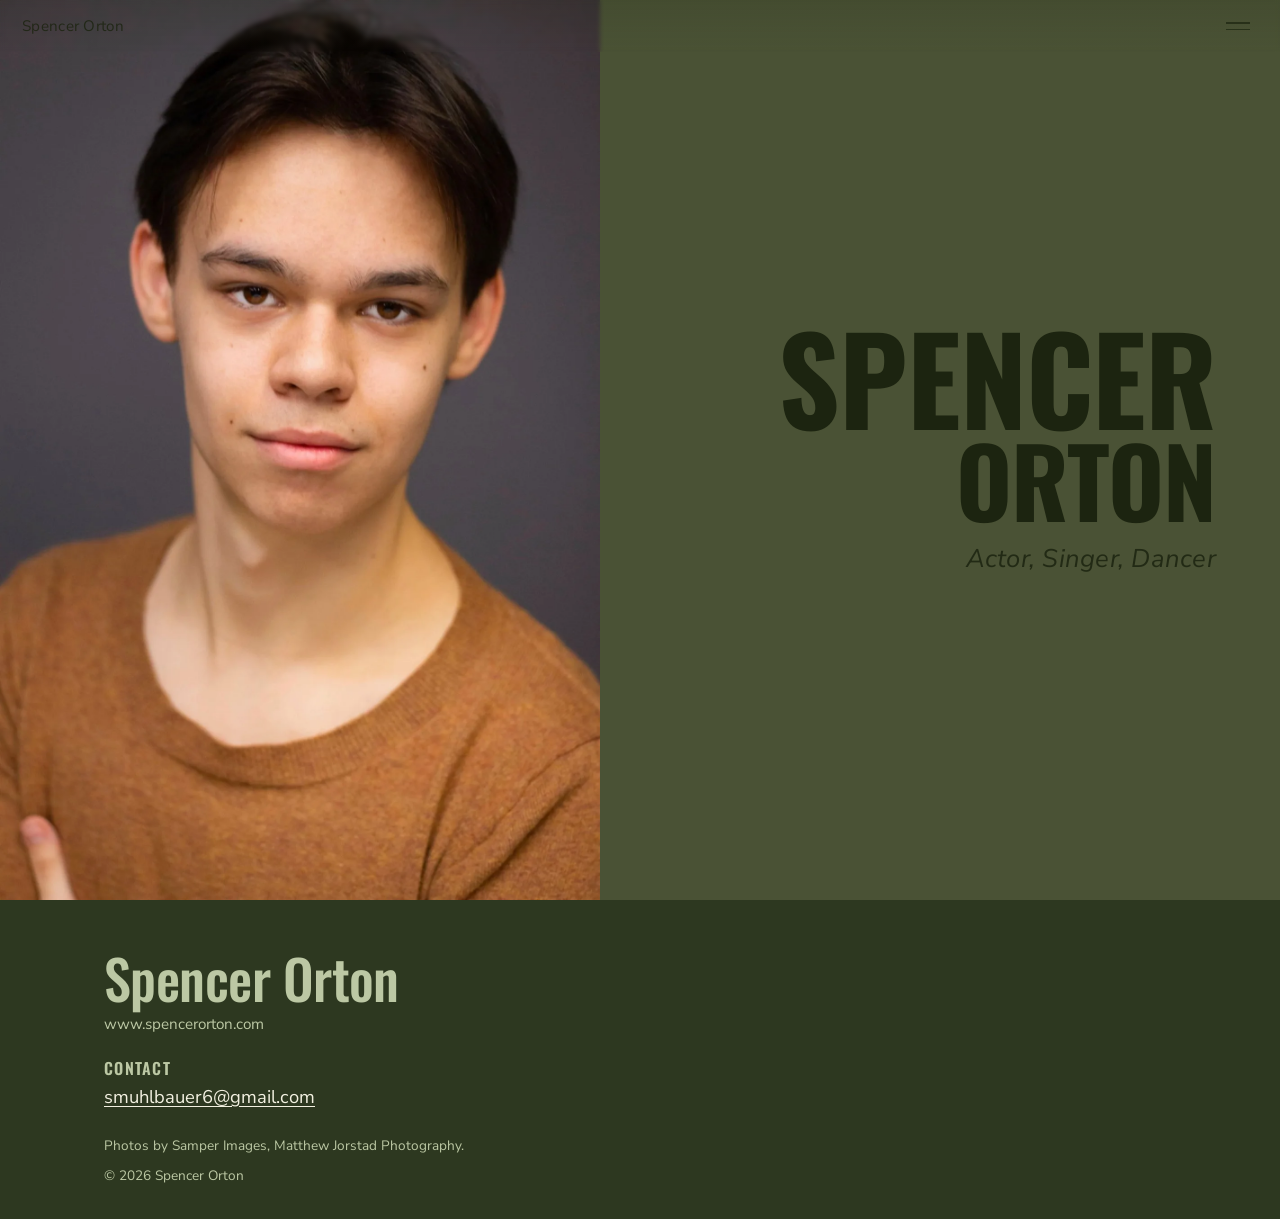
<file: index.html>
<!doctype html>
<html lang="en">
<head>
  <meta charset="utf-8">
  <meta name="viewport" content="width=device-width, initial-scale=1">
  <title>Spencer Orton · Actor, Singer, Dancer</title>
  <meta name="description" content="Spencer Orton is a Pittsburgh-based actor, singer and dancer, a tenor (G2–G5) finishing a BFA in Musical Theater at Point Park University.">
  <meta property="og:title" content="Spencer Orton · Actor, Singer, Dancer">
  <meta property="og:description" content="Spencer Orton is a Pittsburgh-based actor, singer and dancer, a tenor (G2–G5) finishing a BFA in Musical Theater at Point Park University.">
  <meta property="og:image" content="https://spencerorton.com/images/headshot-1280.webp">
  <meta property="og:url" content="https://spencerorton.com/">
  <meta name="theme-color" content="#2d3820">
  <link rel="canonical" href="https://spencerorton.com/">
  <link rel="preconnect" href="https://fonts.googleapis.com">
  <link rel="preconnect" href="https://fonts.gstatic.com" crossorigin>
  <link href="https://fonts.googleapis.com/css2?family=Oswald:wght@500;600;700&family=Nunito+Sans:ital,wght@0,400;0,700;1,400&display=swap" rel="stylesheet">
  <link rel="stylesheet" href="style.css">
</head>
<body>
  <a class="skip" href="#main">Skip to content</a>

  <!-- Thin floating header over hero -->
  <header class="site-header" id="site-header">
    <a class="brand" href="index.html">Spencer Orton</a>
    <button class="menu-toggle" id="menu-toggle" aria-label="Open menu" aria-expanded="false" aria-controls="menu-overlay">
      <span></span><span></span>
    </button>
  </header>

  <!-- Full-screen menu overlay -->
  <div class="menu-overlay" id="menu-overlay" aria-hidden="true">
    <div class="menu-overlay-top">
      <span class="menu-name">Spencer Orton</span>
      <button class="menu-close" id="menu-close" aria-label="Close menu">×</button>
    </div>
    <nav class="menu-nav" aria-label="Main">
      <ul>
        <li><a href="index.html">Home</a></li>
        <li><a href="about.html">About</a></li>
        <li><a href="headshot-resume.html">H + R</a></li>
        <li><a href="media.html">Media</a></li>
        <li><a href="connect.html">Connect</a></li>
      </ul>
    </nav>
  </div>

  <main id="main">
    <!-- HERO: full-screen edge-to-edge portrait -->
    <section class="hero" id="top" aria-labelledby="name">
      <img class="hero-img" src="images/headshot-1280.webp"
           srcset="images/headshot-640.webp 640w, images/headshot-1333.webp 1333w"
           sizes="100vw" width="1333" height="2000" fetchpriority="high"
           alt="Headshot of Spencer Orton: dark hair, slight smile, rust-colored sweater against a muted olive-gray backdrop.">
      <div class="hero-overlay" aria-hidden="true"></div>
      <div class="hero-text">
        <h1 id="name">
          <span class="hero-first">Spencer</span>
          <span class="hero-last">Orton</span>
        </h1>
        <p class="tagline">Actor, Singer, Dancer</p>
      </div>
    </section>
  </main>

  <!-- CONNECT -->
  <footer class="site-footer band-dark" aria-labelledby="contact-h">
    <div class="wrap">
      <h2 id="contact-h" class="footer-name">Spencer Orton</h2>
      <p class="footer-url">www.spencerorton.com</p>
      <div class="footer-contact">
        <div>
          <h3>Contact</h3>
          <p><a href="mailto:smuhlbauer6@gmail.com">smuhlbauer6@gmail.com</a></p>
        </div>
      </div>
      <p class="credits">Photos by Samper Images, Matthew Jorstad Photography.</p>
      <p class="credits">© <span data-year>2026</span> Spencer Orton</p>
    </div>
  </footer>

  <script src="script.js" defer></script>
</body>
</html>
</file>
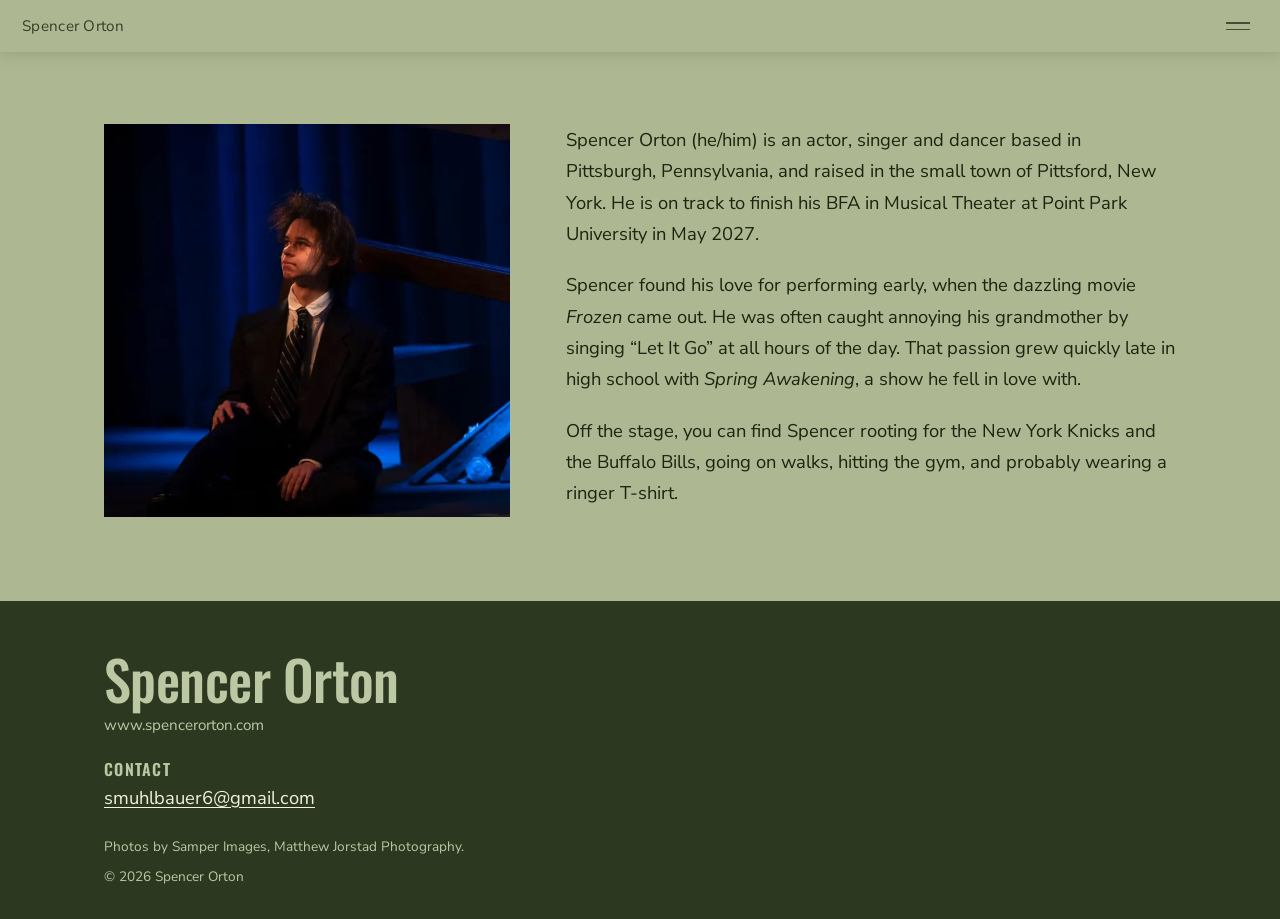
<file: about.html>
<!doctype html>
<html lang="en">
<head>
  <meta charset="utf-8">
  <meta name="viewport" content="width=device-width, initial-scale=1">
  <title>About · Spencer Orton</title>
  <meta name="description" content="About Spencer Orton, actor, singer and dancer from Pittsford, New York, based in Pittsburgh.">
  <meta property="og:title" content="About · Spencer Orton">
  <meta property="og:description" content="About Spencer Orton, actor, singer and dancer from Pittsford, New York, based in Pittsburgh.">
  <meta property="og:image" content="https://spencerorton.com/images/headshot-1280.webp">
  <meta property="og:url" content="https://spencerorton.com/about">
  <meta name="theme-color" content="#2d3820">
  <link rel="canonical" href="https://spencerorton.com/about">
  <link rel="preconnect" href="https://fonts.googleapis.com">
  <link rel="preconnect" href="https://fonts.gstatic.com" crossorigin>
  <link href="https://fonts.googleapis.com/css2?family=Oswald:wght@500;600;700&family=Nunito+Sans:ital,wght@0,400;0,700;1,400&display=swap" rel="stylesheet">
  <link rel="stylesheet" href="style.css">
</head>
<body>
  <a class="skip" href="#main">Skip to content</a>

  <header class="site-header" id="site-header">
    <a class="brand" href="index.html">Spencer Orton</a>
    <button class="menu-toggle" id="menu-toggle" aria-label="Open menu" aria-expanded="false" aria-controls="menu-overlay">
      <span></span><span></span>
    </button>
  </header>

  <div class="menu-overlay" id="menu-overlay" aria-hidden="true">
    <div class="menu-overlay-top">
      <span class="menu-name">Spencer Orton</span>
      <button class="menu-close" id="menu-close" aria-label="Close menu">×</button>
    </div>
    <nav class="menu-nav" aria-label="Main">
      <ul>
        <li><a href="index.html">Home</a></li>
        <li><a href="about.html" aria-current="page">About</a></li>
        <li><a href="headshot-resume.html">H + R</a></li>
        <li><a href="media.html">Media</a></li>
        <li><a href="connect.html">Connect</a></li>
      </ul>
    </nav>
  </div>

  <main id="main" class="page">
    <section class="section band-light" aria-labelledby="page-h">
      <div class="wrap">
        <h1 id="page-h" class="visually-hidden">About Spencer Orton</h1>
        <div class="about-grid">
          <figure class="about-photo">
          <img src="images/casual-640.webp" width="640" height="619" fetchpriority="high"
               alt="Spencer Orton in a dark performance setting under blue-toned stage lighting.">
          </figure>
          <div class="bio">
          <p>Spencer Orton (he/him) is an actor, singer and dancer based in Pittsburgh, Pennsylvania, and raised in the small town of Pittsford, New York. He is on track to finish his BFA in Musical Theater at Point Park University in May 2027.</p>
          <p>Spencer found his love for performing early, when the dazzling movie <cite>Frozen</cite> came out. He was often caught annoying his grandmother by singing “Let It Go” at all hours of the day. That passion grew quickly late in high school with <cite>Spring Awakening</cite>, a show he fell in love with.</p>
          <p>Off the stage, you can find Spencer rooting for the New York Knicks and the Buffalo Bills, going on walks, hitting the gym, and probably wearing a ringer T-shirt.</p>
          </div>
        </div>
      </div>
    </section>
  </main>

  <!-- CONNECT -->
  <footer class="site-footer band-dark" aria-labelledby="contact-h">
    <div class="wrap">
      <h2 id="contact-h" class="footer-name">Spencer Orton</h2>
      <p class="footer-url">www.spencerorton.com</p>
      <!-- TODO: add real handles, then uncomment
      <ul class="social">
        <li><a href="https://instagram.com/HANDLE" aria-label="Instagram">IG</a></li>
        <li><a href="https://www.tiktok.com/@HANDLE" aria-label="TikTok">TT</a></li>
        <li><a href="https://youtube.com/@HANDLE" aria-label="YouTube">YT</a></li>
      </ul> -->
      <div class="footer-contact">
        <div>
          <h3>Contact</h3>
          <p><a href="mailto:smuhlbauer6@gmail.com">smuhlbauer6@gmail.com</a></p>
        </div>
      </div>
      <p class="credits">Photos by Samper Images, Matthew Jorstad Photography. <!-- TODO: other photographers --></p>
      <p class="credits">© <span data-year>2026</span> Spencer Orton</p>
    </div>
  </footer>

  <script src="script.js" defer></script>
</body>
</html>
</file>
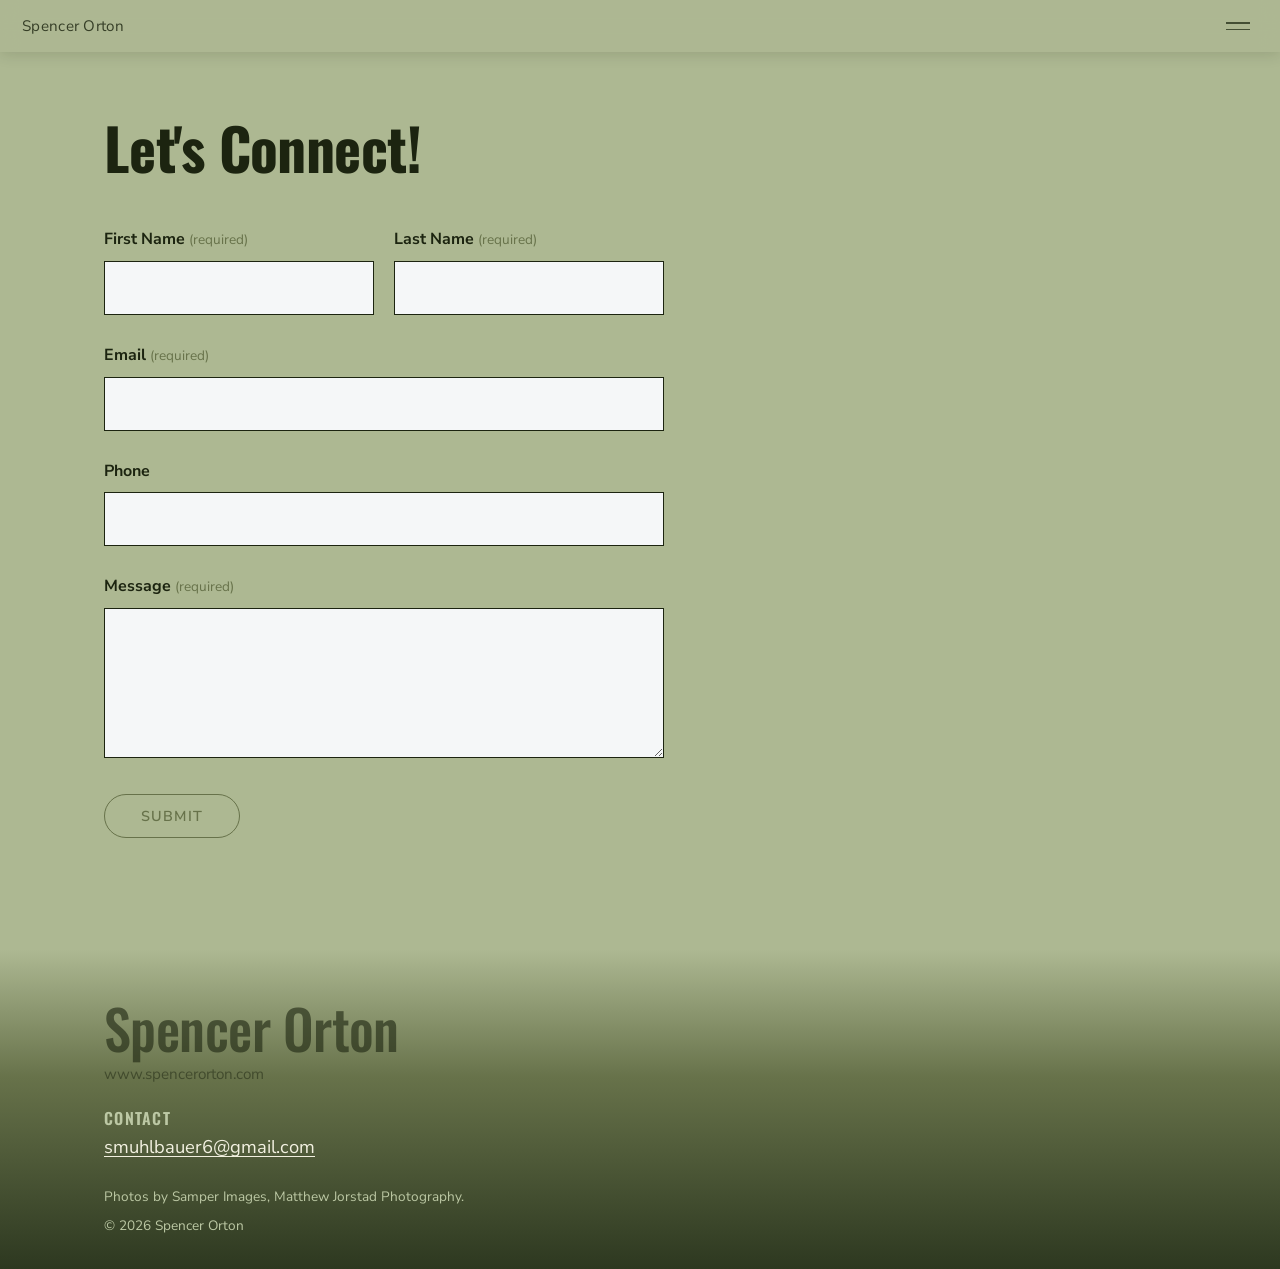
<file: connect.html>
<!doctype html>
<html lang="en">
<head>
  <meta charset="utf-8">
  <meta name="viewport" content="width=device-width, initial-scale=1">
  <title>Connect · Spencer Orton</title>
  <meta name="description" content="Contact Spencer Orton for casting and booking inquiries.">
  <meta property="og:title" content="Connect · Spencer Orton">
  <meta property="og:description" content="Contact Spencer Orton for casting and booking inquiries.">
  <meta property="og:image" content="https://spencerorton.com/images/headshot-1280.webp">
  <meta property="og:url" content="https://spencerorton.com/connect">
  <meta name="theme-color" content="#2d3820">
  <link rel="canonical" href="https://spencerorton.com/connect">
  <link rel="preconnect" href="https://fonts.googleapis.com">
  <link rel="preconnect" href="https://fonts.gstatic.com" crossorigin>
  <link href="https://fonts.googleapis.com/css2?family=Oswald:wght@500;600;700&family=Nunito+Sans:ital,wght@0,400;0,700;1,400&display=swap" rel="stylesheet">
  <link rel="stylesheet" href="style.css">
</head>
<body>
  <a class="skip" href="#main">Skip to content</a>

  <!-- Thin floating header -->
  <header class="site-header" id="site-header">
    <a class="brand" href="index.html">Spencer Orton</a>
    <button class="menu-toggle" id="menu-toggle" aria-label="Open menu" aria-expanded="false" aria-controls="menu-overlay">
      <span></span><span></span>
    </button>
  </header>

  <!-- Full-screen menu overlay -->
  <div class="menu-overlay" id="menu-overlay" aria-hidden="true">
    <div class="menu-overlay-top">
      <span class="menu-name">Spencer Orton</span>
      <button class="menu-close" id="menu-close" aria-label="Close menu">×</button>
    </div>
    <nav class="menu-nav" aria-label="Main">
      <ul>
        <li><a href="index.html">Home</a></li>
        <li><a href="about.html">About</a></li>
        <li><a href="headshot-resume.html">H + R</a></li>
        <li><a href="media.html">Media</a></li>
        <li><a href="connect.html" aria-current="page">Connect</a></li>
      </ul>
    </nav>
  </div>

  <main id="main" class="page connect-page">
    <section class="section band-light connect-section">
      <div class="wrap">
        <h1 id="page-h" class="connect-heading">Let's Connect!</h1>

        <!-- Contact form -->
        <form class="connect-form" id="connect-form" action="https://formspree.io/f/your-form-id" method="POST">
          <input type="hidden" name="_subject" value="New inquiry from spencerorton.com">
          <input type="hidden" name="_to" value="smuhlbauer6@gmail.com">
          <div class="form-row">
            <div class="form-field">
              <label for="first-name">First Name <span class="req">(required)</span></label>
              <input type="text" id="first-name" name="first_name" required autocomplete="given-name">
            </div>
            <div class="form-field">
              <label for="last-name">Last Name <span class="req">(required)</span></label>
              <input type="text" id="last-name" name="last_name" required autocomplete="family-name">
            </div>
          </div>
          <div class="form-field">
            <label for="email">Email <span class="req">(required)</span></label>
            <input type="email" id="email" name="email" required autocomplete="email">
          </div>
          <div class="form-field">
            <label for="phone">Phone</label>
            <input type="tel" id="phone" name="phone" autocomplete="tel">
          </div>
          <div class="form-field">
            <label for="message">Message <span class="req">(required)</span></label>
            <textarea id="message" name="message" rows="5" required></textarea>
          </div>
          <button type="submit" class="btn-submit">SUBMIT</button>
          <p class="form-status" id="form-status" role="status" aria-live="polite"></p>
        </form>
      </div>
    </section>
  </main>

  <!-- Footer with soft blue-to-navy gradient -->
  <footer class="site-footer footer-gradient" aria-labelledby="contact-h">
    <div class="wrap">
      <h2 id="contact-h" class="footer-name">Spencer Orton</h2>
      <p class="footer-url">www.spencerorton.com</p>
      <div class="footer-contact">
        <div>
          <h3>Contact</h3>
          <p><a href="mailto:smuhlbauer6@gmail.com">smuhlbauer6@gmail.com</a></p>
        </div>
      </div>
      <p class="credits">Photos by Samper Images, Matthew Jorstad Photography.</p>
      <p class="credits">© <span data-year>2026</span> Spencer Orton</p>
    </div>
  </footer>

  <script src="script.js" defer></script>
</body>
</html>
</file>
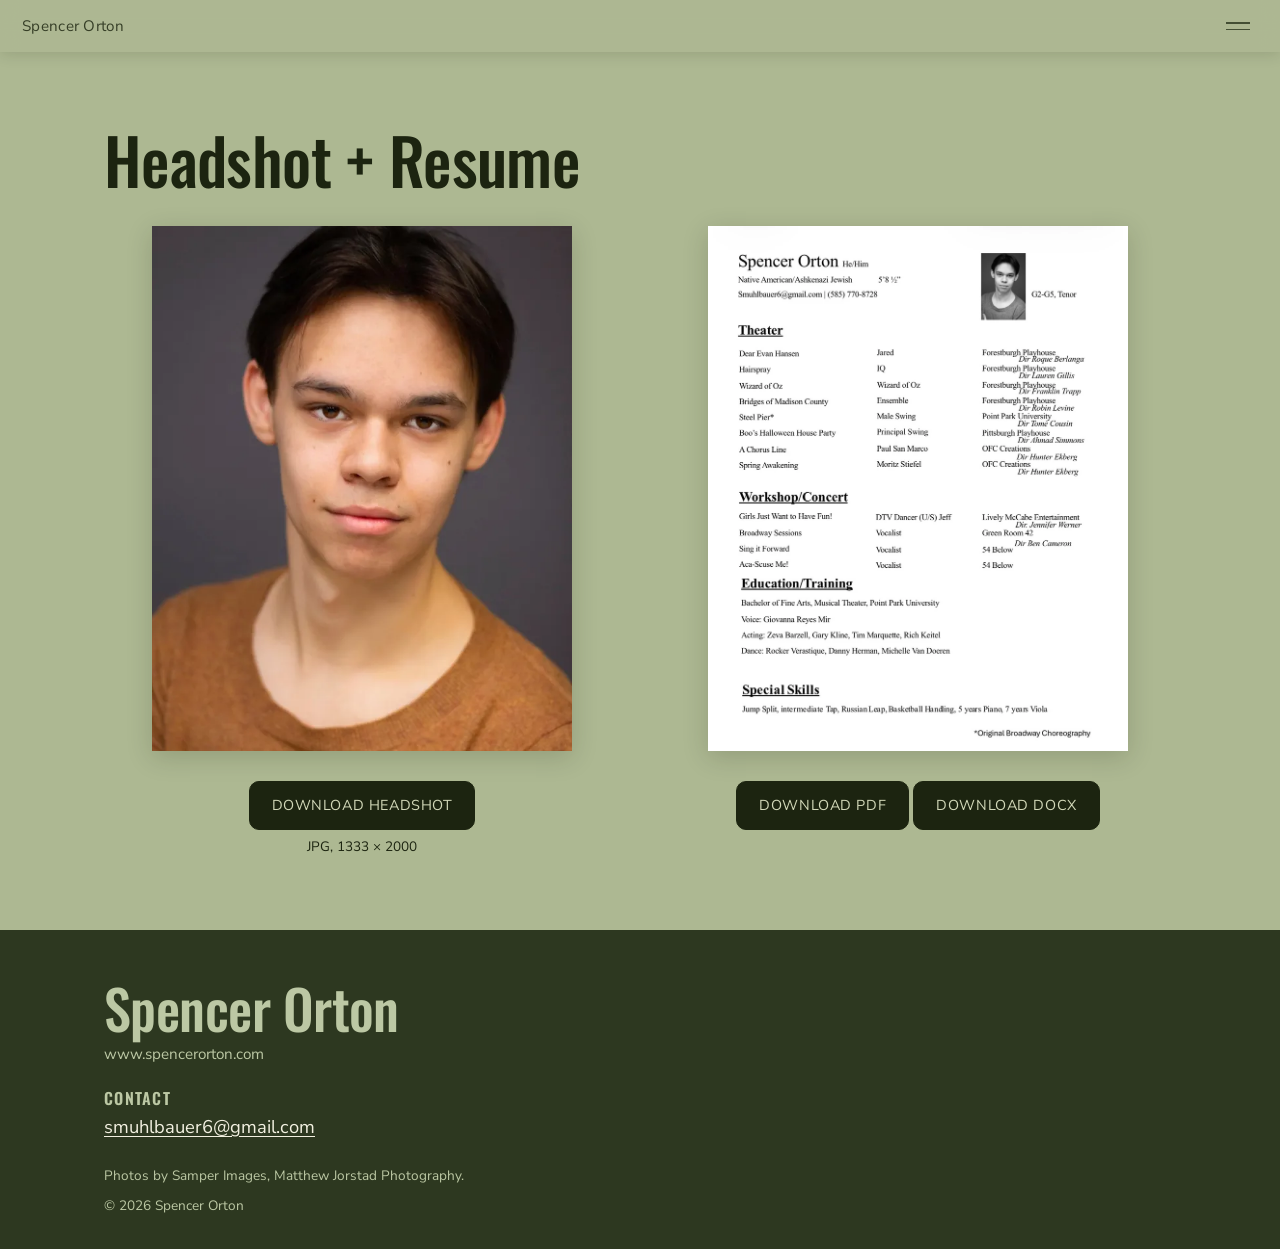
<file: headshot-resume.html>
<!doctype html>
<html lang="en">
<head>
  <meta charset="utf-8">
  <meta name="viewport" content="width=device-width, initial-scale=1">
  <title>Headshot + Resume · Spencer Orton</title>
  <meta name="description" content="Download Spencer Orton's headshot and resume. Tenor, G2–G5, 5′8½″.">
  <meta property="og:title" content="Headshot + Resume · Spencer Orton">
  <meta property="og:description" content="Download Spencer Orton's headshot and resume. Tenor, G2–G5, 5′8½″.">
  <meta property="og:image" content="https://spencerorton.com/images/headshot-1280.webp">
  <meta property="og:url" content="https://spencerorton.com/headshot-resume">
  <meta name="theme-color" content="#2d3820">
  <link rel="canonical" href="https://spencerorton.com/headshot-resume">
  <link rel="preconnect" href="https://fonts.googleapis.com">
  <link rel="preconnect" href="https://fonts.gstatic.com" crossorigin>
  <link href="https://fonts.googleapis.com/css2?family=Oswald:wght@500;600;700&family=Nunito+Sans:ital,wght@0,400;0,700;1,400&display=swap" rel="stylesheet">
  <link rel="stylesheet" href="style.css">
</head>
<body>
  <a class="skip" href="#main">Skip to content</a>

  <header class="site-header" id="site-header">
    <a class="brand" href="index.html">Spencer Orton</a>
    <button class="menu-toggle" id="menu-toggle" aria-label="Open menu" aria-expanded="false" aria-controls="menu-overlay">
      <span></span><span></span>
    </button>
  </header>

  <div class="menu-overlay" id="menu-overlay" aria-hidden="true">
    <div class="menu-overlay-top">
      <span class="menu-name">Spencer Orton</span>
      <button class="menu-close" id="menu-close" aria-label="Close menu">×</button>
    </div>
    <nav class="menu-nav" aria-label="Main">
      <ul>
        <li><a href="index.html">Home</a></li>
        <li><a href="about.html">About</a></li>
        <li><a href="headshot-resume.html" aria-current="page">H + R</a></li>
        <li><a href="media.html">Media</a></li>
        <li><a href="connect.html">Connect</a></li>
      </ul>
    </nav>
  </div>

  <main id="main" class="page">
    <section class="section band-light" aria-labelledby="page-h">
      <div class="wrap">
        <h1 id="page-h" class="page-title">Headshot + Resume</h1>
        <div class="downloads">
          <figure class="download-card">
            <img src="images/headshot-640.webp" srcset="images/headshot-640.webp 640w, images/headshot-1280.webp 1280w"
                 sizes="(min-width: 720px) 420px, 90vw" width="640" height="960" fetchpriority="high"
                 alt="Headshot of Spencer Orton: dark hair, slight smile, rust-colored sweater against a gray backdrop.">
            <figcaption>
              <a class="btn btn-solid" href="files/spencer-orton-headshot.jpg" download>Download headshot</a>
              <span class="file-meta">JPG, 1333 × 2000</span>
            </figcaption>
          </figure>
          <figure class="download-card">
            <img class="contain" src="images/resume-preview.webp" width="850" height="1100" loading="lazy"
                 alt="Preview of Spencer Orton's one-page resume. The full text is below.">
            <figcaption>
              <a class="btn btn-solid" href="files/spencer-orton-resume.pdf" download>Download PDF</a>
              <a class="btn btn-solid" href="files/spencer-orton-resume.docx" download>Download DOCX</a>
            </figcaption>
          </figure>
        </div>
      </div>
    </section>
  </main>

  <!-- CONNECT -->
  <footer class="site-footer band-dark" aria-labelledby="contact-h">
    <div class="wrap">
      <h2 id="contact-h" class="footer-name">Spencer Orton</h2>
      <p class="footer-url">www.spencerorton.com</p>
      <!-- TODO: add real handles, then uncomment
      <ul class="social">
        <li><a href="https://instagram.com/HANDLE" aria-label="Instagram">IG</a></li>
        <li><a href="https://www.tiktok.com/@HANDLE" aria-label="TikTok">TT</a></li>
        <li><a href="https://youtube.com/@HANDLE" aria-label="YouTube">YT</a></li>
      </ul> -->
      <div class="footer-contact">
        <div>
          <h3>Contact</h3>
          <p><a href="mailto:smuhlbauer6@gmail.com">smuhlbauer6@gmail.com</a></p>
        </div>
      </div>
      <p class="credits">Photos by Samper Images, Matthew Jorstad Photography. <!-- TODO: other photographers --></p>
      <p class="credits">© <span data-year>2026</span> Spencer Orton</p>
    </div>
  </footer>

  <script src="script.js" defer></script>
</body>
</html>
</file>
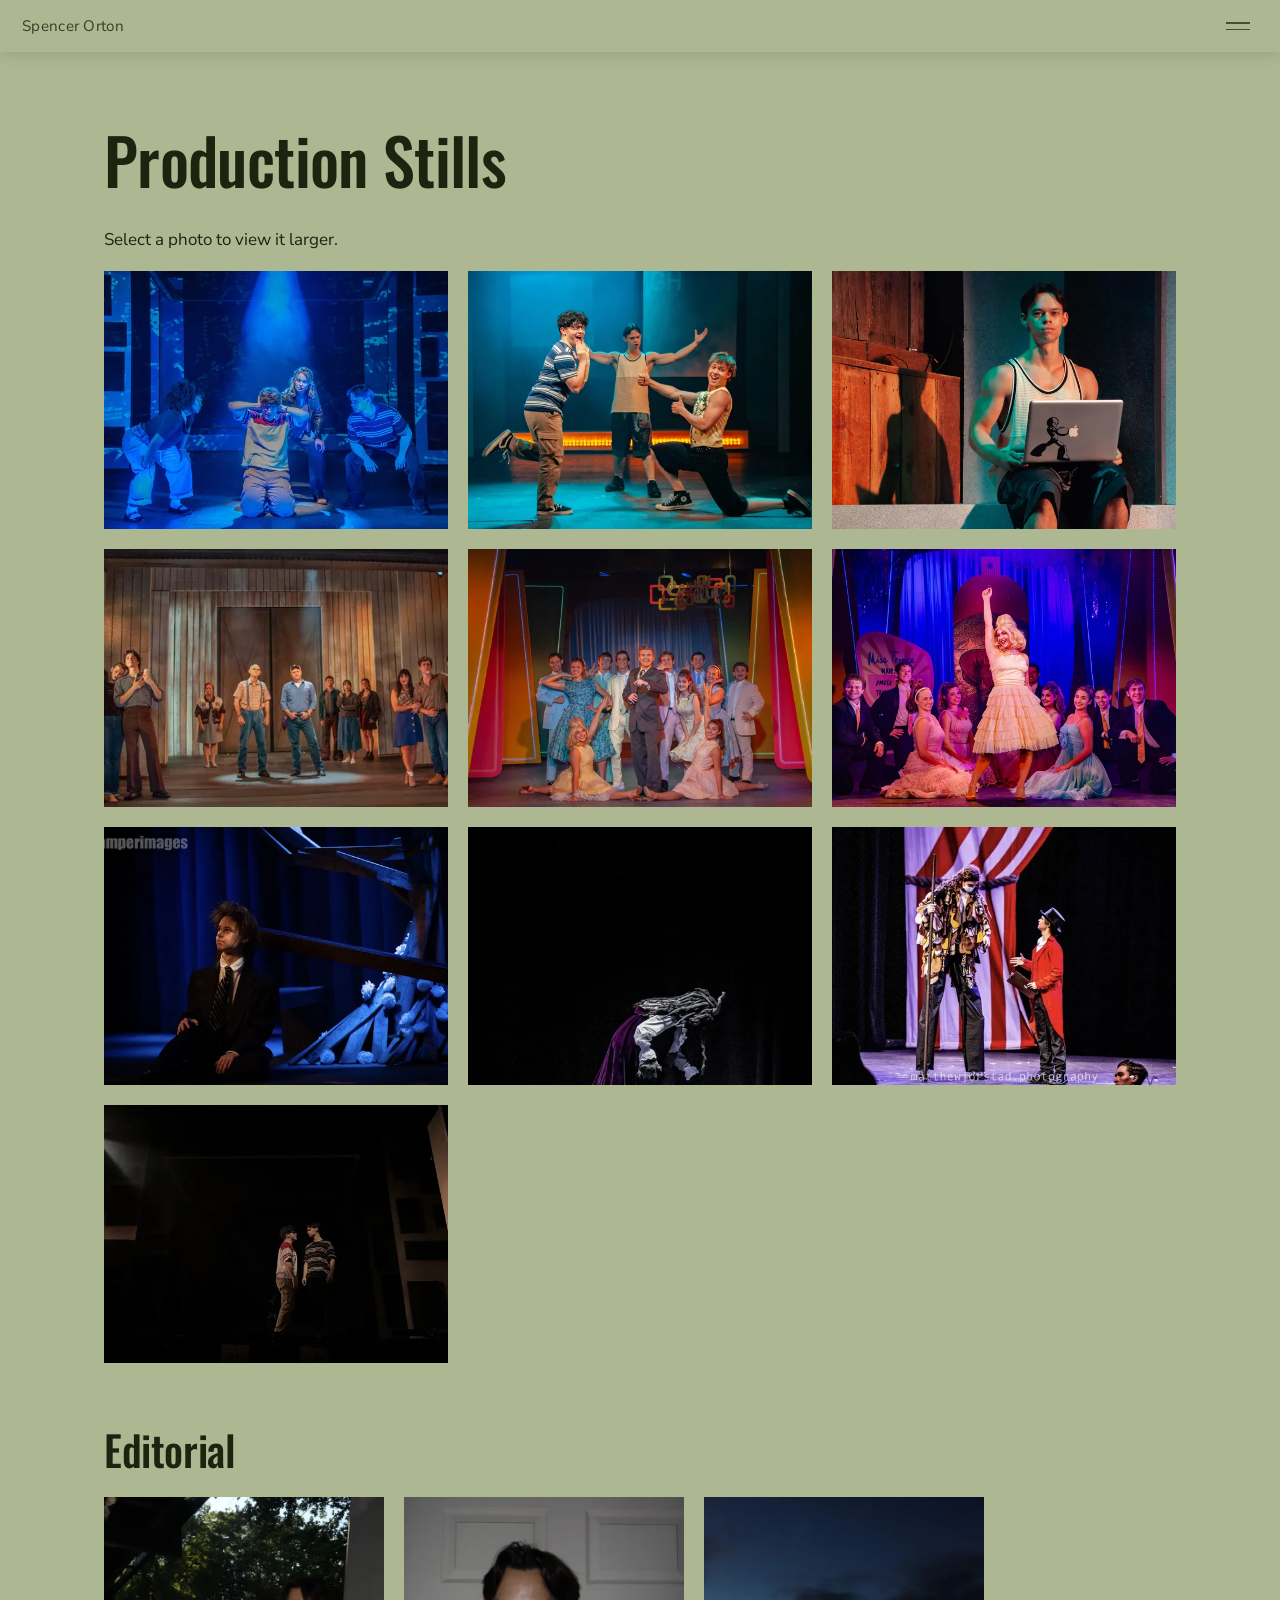
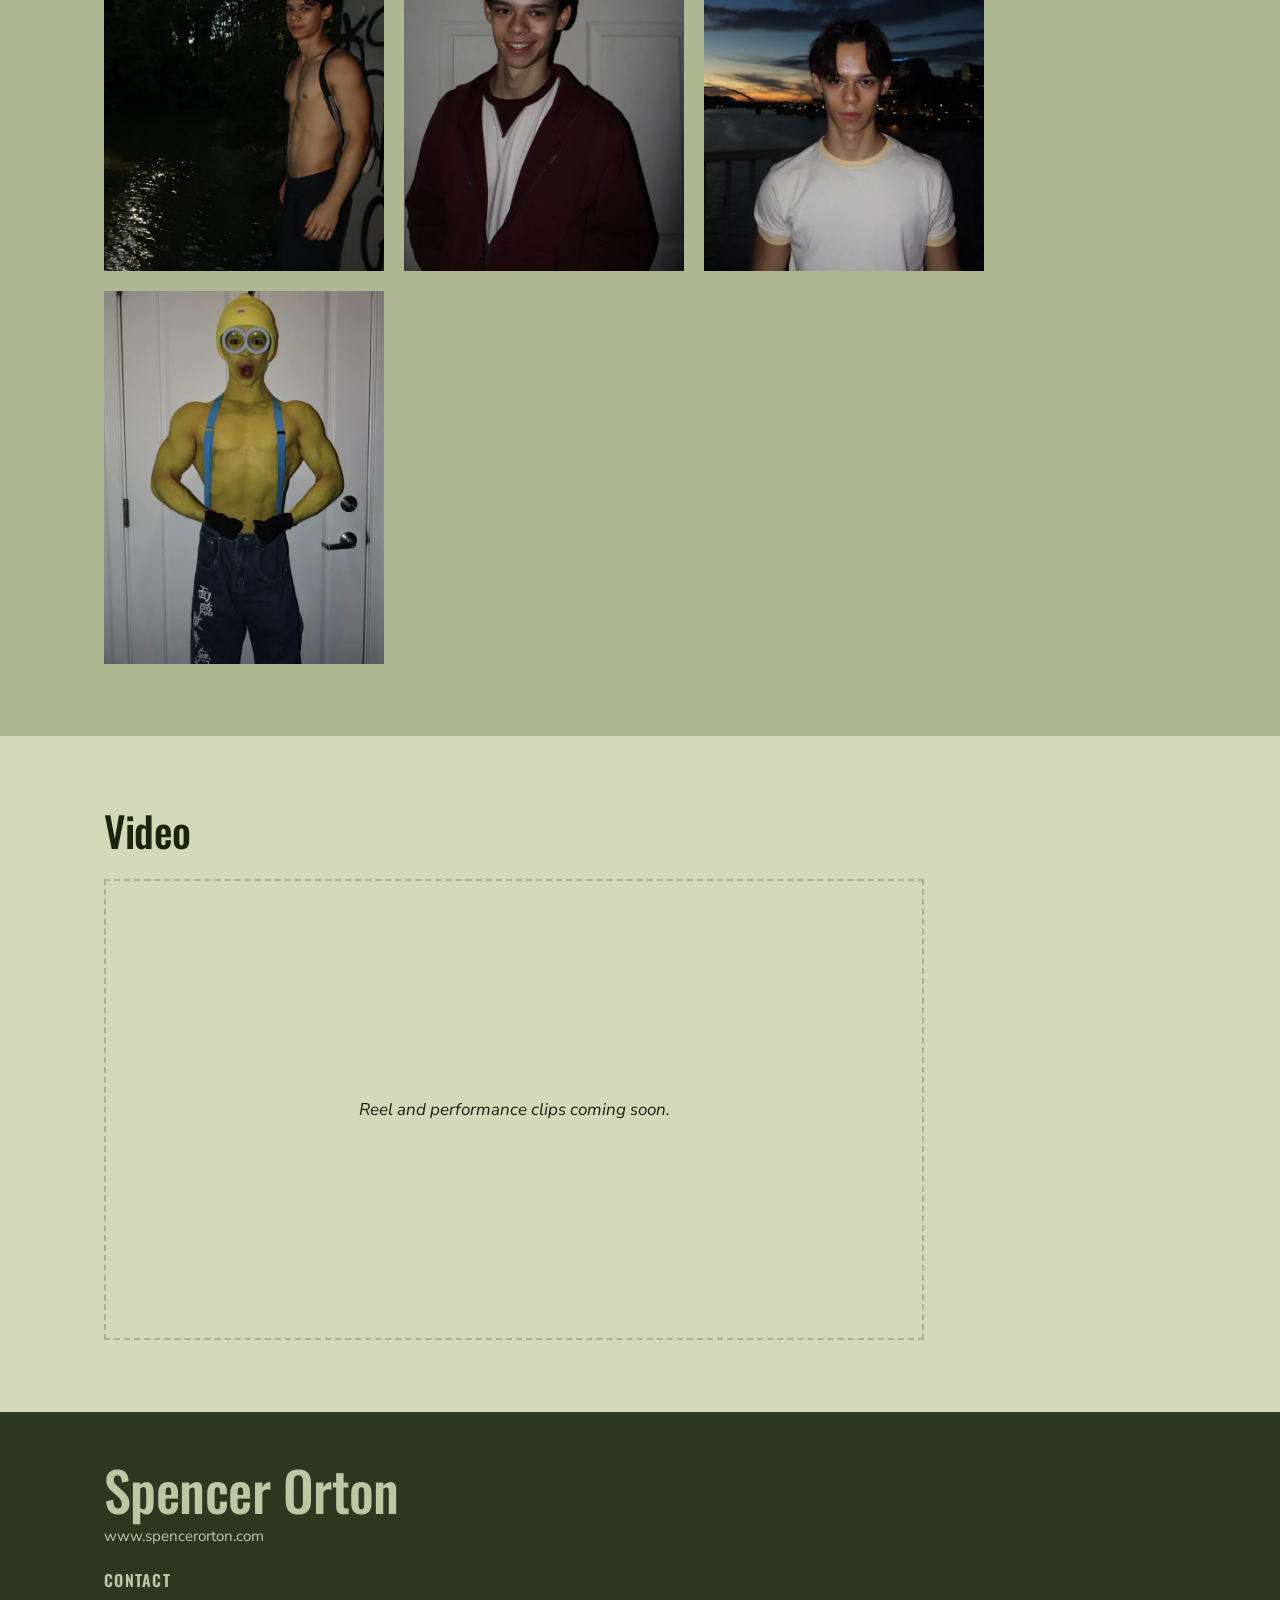
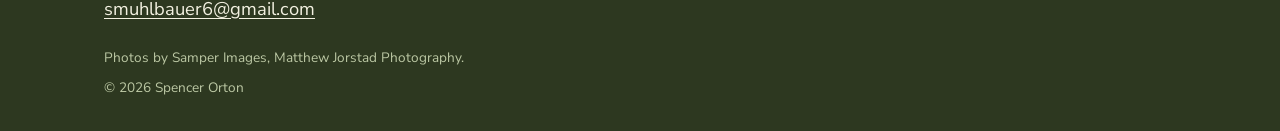
<file: media.html>
<!doctype html>
<html lang="en">
<head>
  <meta charset="utf-8">
  <meta name="viewport" content="width=device-width, initial-scale=1">
  <title>Media · Spencer Orton</title>
  <meta name="description" content="Production photos, editorial photos and video of Spencer Orton.">
  <meta property="og:title" content="Media · Spencer Orton">
  <meta property="og:description" content="Production photos, editorial photos and video of Spencer Orton.">
  <meta property="og:image" content="https://spencerorton.com/images/headshot-1280.webp">
  <meta property="og:url" content="https://spencerorton.com/media">
  <meta name="theme-color" content="#2d3820">
  <link rel="canonical" href="https://spencerorton.com/media">
  <link rel="preconnect" href="https://fonts.googleapis.com">
  <link rel="preconnect" href="https://fonts.gstatic.com" crossorigin>
  <link href="https://fonts.googleapis.com/css2?family=Oswald:wght@500;600;700&family=Nunito+Sans:ital,wght@0,400;0,700;1,400&display=swap" rel="stylesheet">
  <link rel="stylesheet" href="style.css">
</head>
<body>
  <a class="skip" href="#main">Skip to content</a>

  <header class="site-header" id="site-header">
    <a class="brand" href="index.html">Spencer Orton</a>
    <button class="menu-toggle" id="menu-toggle" aria-label="Open menu" aria-expanded="false" aria-controls="menu-overlay">
      <span></span><span></span>
    </button>
  </header>

  <div class="menu-overlay" id="menu-overlay" aria-hidden="true">
    <div class="menu-overlay-top">
      <span class="menu-name">Spencer Orton</span>
      <button class="menu-close" id="menu-close" aria-label="Close menu">×</button>
    </div>
    <nav class="menu-nav" aria-label="Main">
      <ul>
        <li><a href="index.html">Home</a></li>
        <li><a href="about.html">About</a></li>
        <li><a href="headshot-resume.html">H + R</a></li>
        <li><a href="media.html" aria-current="page">Media</a></li>
        <li><a href="connect.html">Connect</a></li>
      </ul>
    </nav>
  </div>

  <main id="main" class="page">
    <section class="section band-light" aria-labelledby="page-h">
      <div class="wrap">
        <h1 id="page-h" class="page-title">Production Stills</h1>
        <h2 id="photos-h" class="visually-hidden">Production Photos</h2>
        <p>Select a photo to view it larger.</p>
      <ul class="gallery" data-gallery>
        <li><figure>
          <a href="images/prod1-1280.webp"><img class="top" src="images/prod1-640.webp" width="640" height="456" loading="lazy" alt="Production photo of Spencer Orton on stage."></a>
        </figure></li>
        <li><figure>
          <a href="images/prod2-1280.webp"><img src="images/prod2-640.webp" width="640" height="445" loading="lazy" alt="Production photo of Spencer Orton on stage."></a>
        </figure></li>
        <li><figure>
          <a href="images/prod3-1280.webp"><img class="top" src="images/prod3-640.webp" width="640" height="591" loading="lazy" alt="Production photo of Spencer Orton on stage."></a>
        </figure></li>
        <li><figure>
          <a href="images/prod4-1280.webp"><img src="images/prod4-640.webp" width="640" height="316" loading="lazy" alt="Production photo of Spencer Orton on stage."></a>
        </figure></li>
        <li><figure>
          <a href="images/prod5-1280.webp"><img src="images/prod5-640.webp" width="640" height="407" loading="lazy" alt="Production photo of Spencer Orton on stage."></a>
        </figure></li>
        <li><figure>
          <a href="images/prod6-1280.webp"><img src="images/prod6-640.webp" width="640" height="456" loading="lazy" alt="Production photo of Spencer Orton on stage."></a>
        </figure></li>
        <li><figure>
          <a href="images/prod7-1280.webp"><img src="images/prod7-640.webp" width="640" height="424" loading="lazy" alt="Production photo of Spencer Orton on stage."></a>
        </figure></li>
        <li><figure>
          <a href="images/prod8-1280.webp"><img class="top" src="images/prod8-640.webp" width="640" height="818" loading="lazy" alt="Production photo of Spencer Orton on stage."></a>
        </figure></li>
        <li><figure>
          <a href="images/prod9-1280.webp"><img src="images/prod9-640.webp" width="640" height="418" loading="lazy" alt="Production photo of Spencer Orton on stage."></a>
        </figure></li>
        <li><figure>
          <a href="images/prod10-1280.webp"><img src="images/prod10-640.webp" width="640" height="433" loading="lazy" alt="Production photo of Spencer Orton on stage."></a>
        </figure></li>
      </ul>

      <h2 class="sub-h" id="editorial">Editorial</h2>
      <ul class="gallery gallery-tall" data-gallery>
        <li><figure>
          <a href="images/ed1-1280.webp"><img src="images/ed1-640.webp" width="640" height="960" loading="lazy" alt="Editorial photo of Spencer Orton."></a>
        </figure></li>
        <li><figure>
          <a href="images/ed2-1280.webp"><img src="images/ed2-640.webp" width="640" height="879" loading="lazy" alt="Editorial photo of Spencer Orton."></a>
        </figure></li>
        <li><figure>
          <a href="images/ed3-1280.webp"><img src="images/ed3-640.webp" width="640" height="960" loading="lazy" alt="Editorial photo of Spencer Orton."></a>
        </figure></li>
        <li><figure>
          <a href="images/ed4-1280.webp"><img src="images/ed4-640.webp" width="640" height="911" loading="lazy" alt="Editorial photo of Spencer Orton."></a>
        </figure></li>
      </ul>
      </div>
    </section>

    <section class="section band-paper" aria-labelledby="video-h">
      <div class="wrap">
        <h2 id="video-h">Video</h2>
        <div class="video-placeholder"><p>Reel and performance clips coming soon.</p></div>
      </div>
    </section>
  </main>

  <footer class="site-footer band-dark" aria-labelledby="contact-h">
    <div class="wrap">
      <h2 id="contact-h" class="footer-name">Spencer Orton</h2>
      <p class="footer-url">www.spencerorton.com</p>
      <div class="footer-contact">
        <div>
          <h3>Contact</h3>
          <p><a href="mailto:smuhlbauer6@gmail.com">smuhlbauer6@gmail.com</a></p>
        </div>
      </div>
      <p class="credits">Photos by Samper Images, Matthew Jorstad Photography.</p>
      <p class="credits">© <span data-year>2026</span> Spencer Orton</p>
    </div>
  </footer>

  <dialog class="lightbox" aria-label="Photo viewer">
    <form method="dialog"><button class="close" aria-label="Close photo">×</button></form>
    <img alt="">
  </dialog>

  <script src="script.js" defer></script>
</body>
</html>
</file>
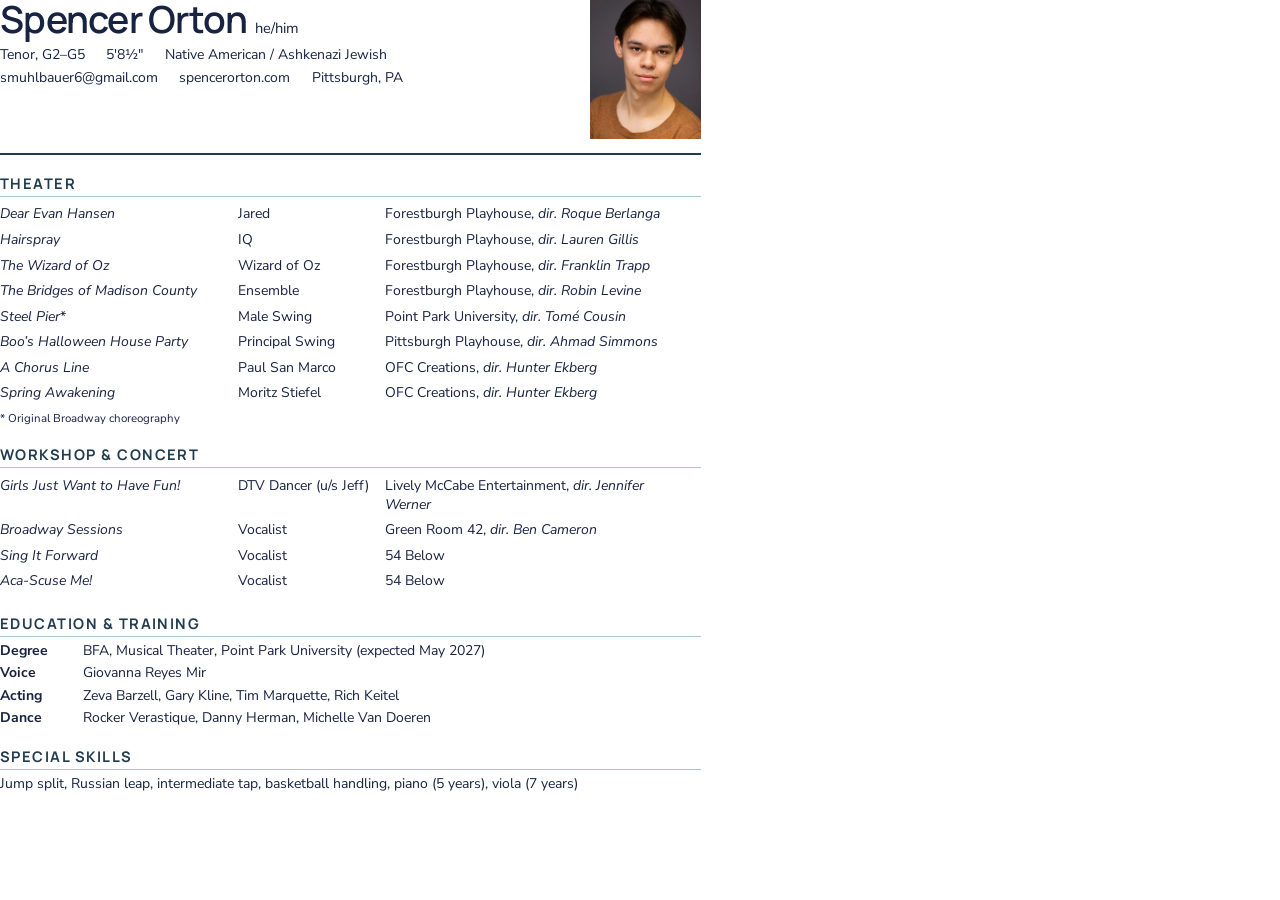
<file: tools/resume.html>
<!doctype html>
<!-- Source for files/spencer-orton-resume.pdf. Edit this, then rebuild with tools/build-resume.sh.
     Not linked from the site. -->
<html lang="en">
<head>
<meta charset="utf-8">
<title>Spencer Orton Resume</title>
<link href="https://fonts.googleapis.com/css2?family=Manrope:wght@500;600;700&family=Nunito+Sans:ital,wght@0,400;0,700;1,400&display=swap" rel="stylesheet">
<style>
  @page { size: letter; margin: 0.5in 0.6in; }
  * { box-sizing: border-box; }
  html, body { margin: 0; }
  body { font: 10.5pt/1.35 "Nunito Sans", Arial, sans-serif; color: #182241; width: 7.3in; }
  header { display: grid; grid-template-columns: 1fr 1.15in; gap: .25in; align-items: start; border-bottom: 2px solid #213c4e; padding-bottom: 10pt; }
  h1 { font: 600 28pt/1 Manrope, Arial, sans-serif; letter-spacing: -.02em; margin: 0 0 6pt; }
  h1 small { font: 400 11pt "Nunito Sans", sans-serif; letter-spacing: 0; margin-left: 6pt; }
  .meta { margin: 0; display: flex; flex-wrap: wrap; gap: 2pt 16pt; }
  .meta + .meta { margin-top: 3pt; }
  header img { width: 1.15in; height: 1.45in; object-fit: cover; object-position: 50% 18%; }
  h2 { font: 700 11pt Manrope, Arial, sans-serif; text-transform: uppercase; letter-spacing: .1em; color: #213c4e; margin: 14pt 0 4pt; border-bottom: 1px solid #aac5cf; padding-bottom: 2pt; }
  table { width: 100%; border-collapse: collapse; }
  td { padding: 2.5pt 8pt 2.5pt 0; vertical-align: top; }
  td:nth-child(1) { width: 34%; }
  td:nth-child(2) { width: 21%; }
  .dir { font-style: italic; }
  .note { font-size: 8.5pt; margin: 3pt 0 0; }
  dl { margin: 0; display: grid; grid-template-columns: .75in 1fr; gap: 2.5pt 8pt; }
  dt { font-weight: 700; }
  dd { margin: 0; }
  p { margin: 0; }
</style>
</head>
<body>
  <header>
    <div>
      <h1>Spencer Orton<small>he/him</small></h1>
      <p class="meta"><span>Tenor, G2–G5</span><span>5′8½″</span><span>Native American / Ashkenazi Jewish</span></p>
      <p class="meta"><span>smuhlbauer6@gmail.com</span><span>spencerorton.com</span><span>Pittsburgh, PA</span></p>
      <!-- No phone number on the public PDF (decided 2026-11-08). -->
    </div>
    <img src="../files/spencer-orton-headshot.jpg" alt="">
  </header>

  <h2>Theater</h2>
  <table>
    <tr><td><i>Dear Evan Hansen</i></td><td>Jared</td><td>Forestburgh Playhouse, <span class="dir">dir. Roque Berlanga</span></td></tr>
    <tr><td><i>Hairspray</i></td><td>IQ</td><td>Forestburgh Playhouse, <span class="dir">dir. Lauren Gillis</span></td></tr>
    <tr><td><i>The Wizard of Oz</i></td><td>Wizard of Oz</td><td>Forestburgh Playhouse, <span class="dir">dir. Franklin Trapp</span></td></tr>
    <tr><td><i>The Bridges of Madison County</i></td><td>Ensemble</td><td>Forestburgh Playhouse, <span class="dir">dir. Robin Levine</span></td></tr>
    <tr><td><i>Steel Pier</i>*</td><td>Male Swing</td><td>Point Park University, <span class="dir">dir. Tomé Cousin</span></td></tr>
    <tr><td><i>Boo’s Halloween House Party</i></td><td>Principal Swing</td><td>Pittsburgh Playhouse, <span class="dir">dir. Ahmad Simmons</span></td></tr>
    <tr><td><i>A Chorus Line</i></td><td>Paul San Marco</td><td>OFC Creations, <span class="dir">dir. Hunter Ekberg</span></td></tr>
    <tr><td><i>Spring Awakening</i></td><td>Moritz Stiefel</td><td>OFC Creations, <span class="dir">dir. Hunter Ekberg</span></td></tr>
  </table>
  <p class="note">* Original Broadway choreography</p>

  <h2>Workshop &amp; Concert</h2>
  <table>
    <tr><td><i>Girls Just Want to Have Fun!</i></td><td>DTV Dancer (u/s Jeff)</td><td>Lively McCabe Entertainment, <span class="dir">dir. Jennifer Werner</span></td></tr>
    <tr><td><i>Broadway Sessions</i></td><td>Vocalist</td><td>Green Room 42, <span class="dir">dir. Ben Cameron</span></td></tr>
    <tr><td><i>Sing It Forward</i></td><td>Vocalist</td><td>54 Below</td></tr>
    <tr><td><i>Aca-Scuse Me!</i></td><td>Vocalist</td><td>54 Below</td></tr>
  </table>

  <h2>Education &amp; Training</h2>
  <dl>
    <dt>Degree</dt><dd>BFA, Musical Theater, Point Park University (expected May 2027)</dd>
    <dt>Voice</dt><dd>Giovanna Reyes Mir</dd>
    <dt>Acting</dt><dd>Zeva Barzell, Gary Kline, Tim Marquette, Rich Keitel</dd>
    <dt>Dance</dt><dd>Rocker Verastique, Danny Herman, Michelle Van Doeren</dd>
  </dl>

  <h2>Special Skills</h2>
  <p>Jump split, Russian leap, intermediate tap, basketball handling, piano (5 years), viola (7 years)</p>
</body>
</html>
</file>
<file: style.css>
/* Palette: ripe olive green throughout — deep olive ink, dusty olive bands,
   warm olive-cream backgrounds. Display: Oswald. Text: Nunito Sans. */

:root {
  --ink: #1c2410;          /* deep olive-black text */
  --dark: #2d3820;         /* dark olive band */
  --slate: #67724a;        /* dusty olive (mid-tone) */
  --slate-light: #adb892;  /* soft dusty olive — main background */
  --slate-overlay: #7a8556;/* menu overlay olive */
  --on-dark: #f2f0e0;      /* warm cream on dark */
  --on-dark-muted: #bcc8a4;
  --light: #adb892;        /* matches slate-light */
  --paper: #d2d8b8;        /* light olive-cream for reading */
  --olive: #4a5235;        /* ripe olive from photo */
  --line: rgb(28 36 16 / .22);
  --focus: #8a6d3b;
  --radius: 4px;
  --max: 1120px;
  --display: "Oswald", system-ui, sans-serif;
  --text: "Nunito Sans", system-ui, -apple-system, "Segoe UI", sans-serif;
  --header-h: 52px;
}

*, *::before, *::after { box-sizing: border-box; }
html { scroll-behavior: smooth; scroll-padding-top: var(--header-h); }
@media (prefers-reduced-motion: reduce) { html { scroll-behavior: auto; } }

body {
  margin: 0;
  background: var(--slate-light);
  color: var(--ink);
  font: 400 1.0625rem/1.6 var(--text);
  -webkit-font-smoothing: antialiased;
}
img { display: block; max-width: 100%; height: auto; }
a { color: inherit; text-underline-offset: 3px; }
:focus-visible { outline: 3px solid var(--focus); outline-offset: 3px; }

h1, h2, h3 { font-family: var(--display); font-weight: 500; line-height: 1.1; margin: 0 0 .6em; letter-spacing: -.01em; }
h2 { font-size: clamp(1.8rem, 3.5vw, 2.6rem); }
h3 { font-size: 1.25rem; margin-top: 1.8em; font-weight: 600; }
cite { font-style: italic; }

.wrap { max-width: var(--max); margin: 0 auto; padding: 0 24px; }
.section { padding-block: 72px; }
.band-dark  { background: var(--dark); color: var(--on-dark); }
.band-light { background: var(--slate-light); }
.band-paper { background: var(--paper); }
.visually-hidden {
  position: absolute !important; width: 1px; height: 1px; overflow: hidden;
  clip: rect(0 0 0 0); white-space: nowrap;
}
.skip {
  position: absolute; left: 12px; top: -60px; z-index: 100;
  background: var(--ink); color: #fff; padding: 10px 14px; border-radius: 6px;
}
.skip:focus { top: 12px; }

/* ===== Header: thin, semi-transparent, fades into hero ===== */
.site-header {
  position: fixed; inset: 0 0 auto 0; z-index: 60;
  height: var(--header-h);
  display: flex; align-items: center; justify-content: space-between;
  padding: 0 22px;
  background: linear-gradient(to bottom, rgb(28 36 16 / .12) 0%, rgb(28 36 16 / .04) 60%, transparent 100%);
  backdrop-filter: blur(2px); -webkit-backdrop-filter: blur(2px);
  border: 0; box-shadow: none;
  transition: background .3s ease;
}
.brand {
  font-family: var(--text); font-weight: 400; font-size: .95rem;
  letter-spacing: .02em; color: var(--ink); text-decoration: none;
  opacity: .82;
}
.brand:hover { opacity: 1; }

/* Hamburger: two thin navy lines */
.menu-toggle {
  display: flex; flex-direction: column; justify-content: center; gap: 5px;
  width: 32px; height: 32px; padding: 0; border: 0; background: transparent; cursor: pointer;
}
.menu-toggle span {
  display: block; height: 1.5px; width: 24px; background: var(--ink); opacity: .72;
  transition: transform .3s ease, opacity .3s ease;
}
.menu-toggle:hover span { opacity: 1; }

/* ===== Full-screen menu overlay ===== */
.menu-overlay {
  position: fixed; inset: 0; z-index: 70;
  background: var(--slate-overlay);
  display: flex; flex-direction: column;
  opacity: 0; visibility: hidden;
  transition: opacity .35s ease, visibility .35s ease;
}
.menu-overlay.open { opacity: 1; visibility: visible; }

.menu-overlay-top {
  display: flex; align-items: center; justify-content: space-between;
  padding: 0 22px; height: var(--header-h);
}
.menu-name {
  font-family: var(--text); font-weight: 400; font-size: .95rem;
  letter-spacing: .02em; color: var(--ink); opacity: .82;
}
.menu-close {
  width: 32px; height: 32px; padding: 0; border: 0; background: transparent;
  font-size: 1.6rem; line-height: 1; color: var(--ink); cursor: pointer;
  opacity: .72; font-family: var(--text); font-weight: 300;
}
.menu-close:hover { opacity: 1; }

.menu-nav { flex: 1; display: flex; align-items: center; justify-content: center; }
.menu-nav ul {
  list-style: none; margin: 0; padding: 0; text-align: center;
}
.menu-nav li { margin: 14px 0; }
.menu-nav a {
  font-family: var(--display); font-weight: 500;
  font-size: clamp(1.8rem, 7vw, 2.8rem);
  text-decoration: none; color: var(--ink); letter-spacing: .01em;
  text-transform: none; opacity: .85;
  transition: opacity .2s ease;
}
.menu-nav a:hover, .menu-nav a:focus { opacity: 1; }

/* ===== Hero: full-screen edge-to-edge portrait ===== */
.hero {
  position: relative;
  width: 100vw;
  height: 100svh;
  min-height: 100svh;
  overflow: hidden;
  margin: 0; padding: 0;
  background: var(--olive);
}

/* The photo is a 2:3 portrait. On desktop (landscape viewport) object-fit: cover
   zooms into a tiny slice. Use contain so the full headshot is visible,
   left-aligned, with the olive background filling the right side for text. */
.hero-img {
  position: absolute; inset: 0;
  width: 100%; height: 100%;
  object-fit: contain;
  object-position: left center;
}

/* Gradient overlay: only needed on mobile where cover is used.
   On desktop, the right side is solid olive background (contain mode). */
.hero-overlay {
  position: absolute; inset: 0; z-index: 1; pointer-events: none;
  display: none;
}

/* Text overlay: right side, mid-height, right-aligned, deep navy */
.hero-text {
  position: absolute;
  right: 0;
  top: 50%;
  transform: translateY(-50%);
  z-index: 2;
  text-align: right;
  padding-right: clamp(20px, 5vw, 72px);
  max-width: 45vw;
  color: var(--ink);
}

.hero-first, .hero-last {
  display: block;
  font-family: var(--display);
  font-weight: 700;
  text-transform: uppercase;
  line-height: .92;
  letter-spacing: -.01em;
}

.hero-first {
  font-size: clamp(3rem, 12vw, 7.5rem);
}

.hero-last {
  font-size: clamp(2.4rem, 9.5vw, 6rem);
  margin-top: .04em;
}

.tagline {
  font-family: var(--text);
  font-style: italic;
  font-weight: 400;
  font-size: clamp(1rem, 2.6vw, 1.6rem);
  margin: .5em 0 0;
  letter-spacing: .01em;
  opacity: .85;
}

/* The press section (navy) sits flush against the hero bottom */
.press { margin: 0; padding-block: 72px; }

/* ===== Mobile hero adjustments ===== */
/* On narrow screens the portrait face fills the full width.
   Move text to the bottom with a gradient from below so the face stays clear. */
@media (max-width: 700px) {
  .hero-img {
    object-fit: cover;
    object-position: 25% 20%;
  }
  .hero-overlay {
    display: block;
    background: linear-gradient(
      to top,
      rgb(28 36 16 / .82) 0%,
      rgb(28 36 16 / .55) 15%,
      rgb(28 36 16 / .15) 28%,
      transparent 40%
    );
  }
  .hero-text {
    left: 0;
    right: 0;
    bottom: 0;
    top: auto;
    transform: none;
    text-align: right;
    padding: 0 20px 28px;
    max-width: none;
  }
  .hero-first { font-size: clamp(2.8rem, 14vw, 5rem); }
  .hero-last  { font-size: clamp(2.2rem, 11vw, 4rem); }
  .tagline { font-size: clamp(.95rem, 3.2vw, 1.3rem); }
}

@media (max-width: 400px) {
  .hero-text { padding: 0 16px 22px; }
  .hero-first { font-size: 2.4rem; }
  .hero-last  { font-size: 1.9rem; }
  .tagline { font-size: .85rem; }
}

/* Landscape phones: keep photo full-screen, text at bottom-right */
@media (max-height: 500px) and (orientation: landscape) {
  .hero-text { top: auto; bottom: 16px; transform: none; max-width: 40vw; }
  .hero-first { font-size: clamp(2rem, 7vw, 3.5rem); }
  .hero-last { font-size: clamp(1.6rem, 5.5vw, 2.8rem); }
  .tagline { font-size: .9rem; }
}

/* ===== Press band ===== */
.press-inner {
  max-width: 1280px; margin: 0 auto; padding: 28px 20px;
  display: grid; gap: 32px; align-items: center; grid-template-columns: 1fr;
}
@media (min-width: 820px) { .press-inner { grid-template-columns: 1fr 1fr; } }
.press-photo { margin: 0; }
.press-photo img { width: 100%; aspect-ratio: 4 / 3; object-fit: cover; object-position: 50% 30%; }
.quotes { display: grid; gap: 36px; text-align: center; padding: 8px 4%; }
.quotes blockquote { margin: 0; }
.quotes p { font-style: italic; font-size: 1.2rem; line-height: 1.55; margin: 0 0 14px; }
.quotes footer { font-size: 1.1rem; }

/* ===== Upcoming ===== */
.upcoming { padding-block: 72px; }
.display { font-size: clamp(2.6rem, 6vw, 4rem); margin-bottom: .8em; }
.event {
  display: grid; gap: 28px; align-items: center; grid-template-columns: 1fr;
  margin-bottom: 56px; text-align: center;
}
@media (min-width: 760px) {
  .event { grid-template-columns: 1fr 1fr; gap: 56px; }
  .event:nth-of-type(even) .event-text { order: 2; }
}
.event h3 { margin: 0 0 4px; font-size: 1.4rem; }
.event p { margin: 0 0 4px; font-size: 1.15rem; }
.event-venue { font-size: 1.3rem !important; }
.poster { width: 100%; max-width: 300px; justify-self: center; }
.poster-placeholder {
  aspect-ratio: 4 / 5; display: grid; place-items: center;
  border: 2px dashed var(--line); color: var(--ink); font-style: italic;
}
.btn {
  display: inline-flex; align-items: center; gap: 8px;
  margin-top: 12px; padding: 12px 22px; border: 1px solid currentColor;
  border-radius: 10px; text-transform: uppercase; letter-spacing: .04em; font-size: .9rem;
  text-decoration: none; min-height: 44px;
}
.btn:hover { background: var(--ink); color: var(--light); }
.btn-solid { background: var(--ink); color: var(--paper); border-color: var(--ink); }
.btn-solid:hover { background: var(--dark); }

/* ===== Inner pages ===== */
.page { padding-top: var(--header-h); }
.page-title { font-size: clamp(2.6rem, 6vw, 4rem); margin: 0 0 .5em; }
.lede { font-size: 1.2rem; max-width: 60ch; }

/* Inner page header: solid background since no hero photo behind it */
body:not(:has(.hero)) .site-header,
.page .site-header {
  background: rgb(173 184 146 / .78);
  backdrop-filter: blur(10px); -webkit-backdrop-filter: blur(10px);
  box-shadow: 0 2px 14px rgb(28 36 16 / .15);
}

/* About */
.about-grid { display: grid; gap: 40px; grid-template-columns: 1fr; align-items: start; }
@media (min-width: 820px) { .about-grid { grid-template-columns: minmax(260px, 2fr) 3fr; gap: 56px; } }
.about-photo { margin: 0; }
.about-photo img { width: 100%; }
.bio p { font-size: 1.15rem; line-height: 1.7; margin: 0 0 1.1em; max-width: 62ch; }
.bio p:first-child { margin-top: 0; }

/* H + R downloads */
.downloads { display: grid; gap: 32px; grid-template-columns: 1fr; }
@media (min-width: 720px) { .downloads { grid-template-columns: 1fr 1fr; gap: 40px; } }
.download-card { margin: 0; display: flex; flex-direction: column; align-items: center; gap: 18px; }
.download-card img { width: 100%; max-width: 420px; aspect-ratio: 4 / 5; object-fit: cover; object-position: 50% 20%; background: #fff; box-shadow: 0 6px 24px rgb(28 36 16 / .18); }
.download-card img.contain { object-fit: contain; }
.download-card figcaption { text-align: center; }
.file-meta { display: block; font-size: .85rem; margin-top: 6px; }

/* Resume table */
.resume-head { display: flex; flex-wrap: wrap; gap: 4px 28px; margin: 0 0 8px; font-size: 1.05rem; }
.credits-table { width: 100%; border-collapse: collapse; margin-bottom: 8px; }
.credits-table th, .credits-table td { text-align: left; padding: 12px 16px 12px 0; border-bottom: 1px solid var(--line); vertical-align: top; }
.credits-table th { font-size: .78rem; text-transform: uppercase; letter-spacing: .08em; font-weight: 700; }
.credits-table td:first-child { width: 34%; }
.credits-table .dir { display: block; font-style: italic; font-size: .95rem; }
@media (max-width: 640px) {
  .credits-table thead { position: absolute; width: 1px; height: 1px; overflow: hidden; clip: rect(0 0 0 0); }
  .credits-table, .credits-table tbody, .credits-table tr, .credits-table td { display: block; width: 100% !important; }
  .credits-table tr { padding: 12px 0; border-bottom: 1px solid var(--line); }
  .credits-table td { border: 0; padding: 2px 0; }
  .credits-table td:first-child { font-weight: 700; font-size: 1.1rem; }
}
.note { font-size: .95rem; margin-top: 8px; }
.resume-cols { display: grid; gap: 8px 56px; grid-template-columns: 1fr; }
@media (min-width: 820px) { .resume-cols { grid-template-columns: 3fr 2fr; } }
.training { margin: 0; }
.training div { display: grid; grid-template-columns: 5.5rem 1fr; gap: 12px; padding: 8px 0; border-bottom: 1px solid var(--line); }
.training dt { font-weight: 700; }
.training dd { margin: 0; }
.skills { list-style: none; padding: 0; margin: 0; display: flex; flex-wrap: wrap; gap: 8px; }
.skills li { border: 1px solid var(--line); border-radius: 999px; padding: 4px 14px; }

/* Media */
.sub-h { margin-top: 64px; }
.gallery { list-style: none; padding: 0; margin: 0; display: grid; gap: 20px; grid-template-columns: repeat(auto-fill, minmax(260px, 1fr)); }
.gallery figure { margin: 0; }
.gallery a { display: block; overflow: hidden; background: var(--light); }
.gallery img { width: 100%; aspect-ratio: 4 / 3; object-fit: cover; transition: transform .25s ease; }
.gallery img.top { object-position: 50% 15%; }
.gallery-tall { grid-template-columns: repeat(auto-fill, minmax(200px, 280px)); }
.gallery-tall img { aspect-ratio: 3 / 4; }
.gallery a:hover img { transform: scale(1.03); }
@media (prefers-reduced-motion: reduce) { .gallery img { transition: none; } .gallery a:hover img { transform: none; } }
.video-placeholder { border: 2px dashed var(--line); aspect-ratio: 16 / 9; max-width: 820px; display: grid; place-items: center; font-style: italic; }

/* Connect page */
.connect-section { padding-block: 64px 96px; }
.connect-heading {
  font-family: var(--display); font-weight: 700; font-size: clamp(2.4rem, 7vw, 3.6rem);
  text-align: left; margin: 0 0 48px; letter-spacing: -.01em;
}

/* Representation block */
.rep-block { margin-bottom: 64px; }
.rep-logo {
  background: #fff; padding: 20px; margin-bottom: 20px;
  border-radius: 0; max-width: 360px;
}
.rep-logo img { width: 100%; height: auto; }
.rep-logo:empty::before {
  content: "Upload agency logo"; display: block; padding: 40px 0;
  text-align: center; font-style: italic; color: var(--line); font-size: .9rem;
}
.rep-info { font-family: var(--text); font-weight: 400; font-size: 1.1rem; line-height: 1.7; }
.rep-info p { margin: 0; }
.rep-info a { text-decoration: underline; text-underline-offset: 3px; }

/* Contact form */
.connect-form { max-width: 560px; }
.form-row { display: grid; grid-template-columns: 1fr 1fr; gap: 20px; }
.form-field { margin-bottom: 28px; }
.form-field label {
  display: block; margin-bottom: 8px; font-family: var(--text); font-weight: 700;
  font-size: 1rem; color: var(--ink);
}
.req { font-weight: 400; font-size: .85rem; color: var(--slate); }
.form-field input, .form-field textarea {
  width: 100%; padding: 14px 16px; border: 1px solid var(--ink); border-radius: 0;
  background: #f5f7f8; color: var(--ink); font: 400 1rem/1.5 var(--text);
  -webkit-appearance: none; appearance: none;
}
.form-field input:focus, .form-field textarea:focus {
  outline: 2px solid var(--slate); outline-offset: 0; border-color: var(--slate);
}
.form-field textarea { resize: vertical; min-height: 140px; }

.btn-submit {
  display: inline-block; padding: 14px 36px; border: 1px solid var(--slate);
  border-radius: 24px; background: transparent; color: var(--slate);
  font: 600 .9rem/1 var(--text); text-transform: uppercase; letter-spacing: .08em;
  cursor: pointer; -webkit-appearance: none; appearance: none;
  transition: background .2s ease, color .2s ease;
}
.btn-submit:hover, .btn-submit:focus { background: var(--ink); color: #fff; border-color: var(--ink); }

.form-status { margin-top: 16px; font-size: .95rem; color: var(--ink); }

/* Mobile form: stack first/last name */
@media (max-width: 560px) {
  .form-row { grid-template-columns: 1fr; gap: 0; }
  .connect-heading { font-size: clamp(2rem, 9vw, 3rem); margin-bottom: 36px; }
  .rep-block { margin-bottom: 48px; }
  .form-field { margin-bottom: 22px; }
  .form-field input, .form-field textarea { font-size: 16px; padding: 12px 14px; }
}

/* Footer gradient */
.footer-gradient {
  background: linear-gradient(to bottom, var(--slate-light) 0%, var(--slate) 40%, var(--dark) 100%);
  color: var(--on-dark);
}
.footer-gradient .footer-name { color: var(--ink); opacity: .6; }
.footer-gradient .footer-url { color: var(--ink); opacity: .5; }
.footer-gradient .footer-contact h3 { color: var(--on-dark-muted); }
.footer-gradient .footer-contact a { color: var(--on-dark); }
.footer-gradient .credits { color: var(--on-dark-muted); }

/* Footer */
.site-footer { padding: 48px 0 32px; }
.footer-name { font-size: clamp(2.4rem, 5vw, 3.4rem); margin: 0 0 4px; color: var(--on-dark-muted); }
.footer-url { margin: 0 0 24px; color: var(--on-dark-muted); font-size: .95rem; }
.footer-contact { display: flex; flex-wrap: wrap; gap: 8px 64px; }
.footer-contact h3 { margin: 0 0 4px; font-size: 1rem; text-transform: uppercase; letter-spacing: .08em; color: var(--on-dark-muted); }
.footer-contact p { font-size: 1.15rem; margin: 0 0 16px; }
.credits { color: var(--on-dark-muted); font-size: .85rem; margin: 8px 0 0; }

/* Lightbox */
.lightbox { border: 0; padding: 0; background: transparent; max-width: min(92vw, 1100px); max-height: 92vh; }
.lightbox::backdrop { background: rgb(0 0 0 / .85); }
.lightbox img { max-height: 82vh; width: auto; margin: 0 auto; }
.lightbox .close {
  position: fixed; top: 16px; right: 16px; width: 44px; height: 44px; border-radius: 50%;
  border: 0; background: #f2f0e0; color: var(--ink); font-size: 1.6rem; line-height: 1; cursor: pointer;
}
</file>
